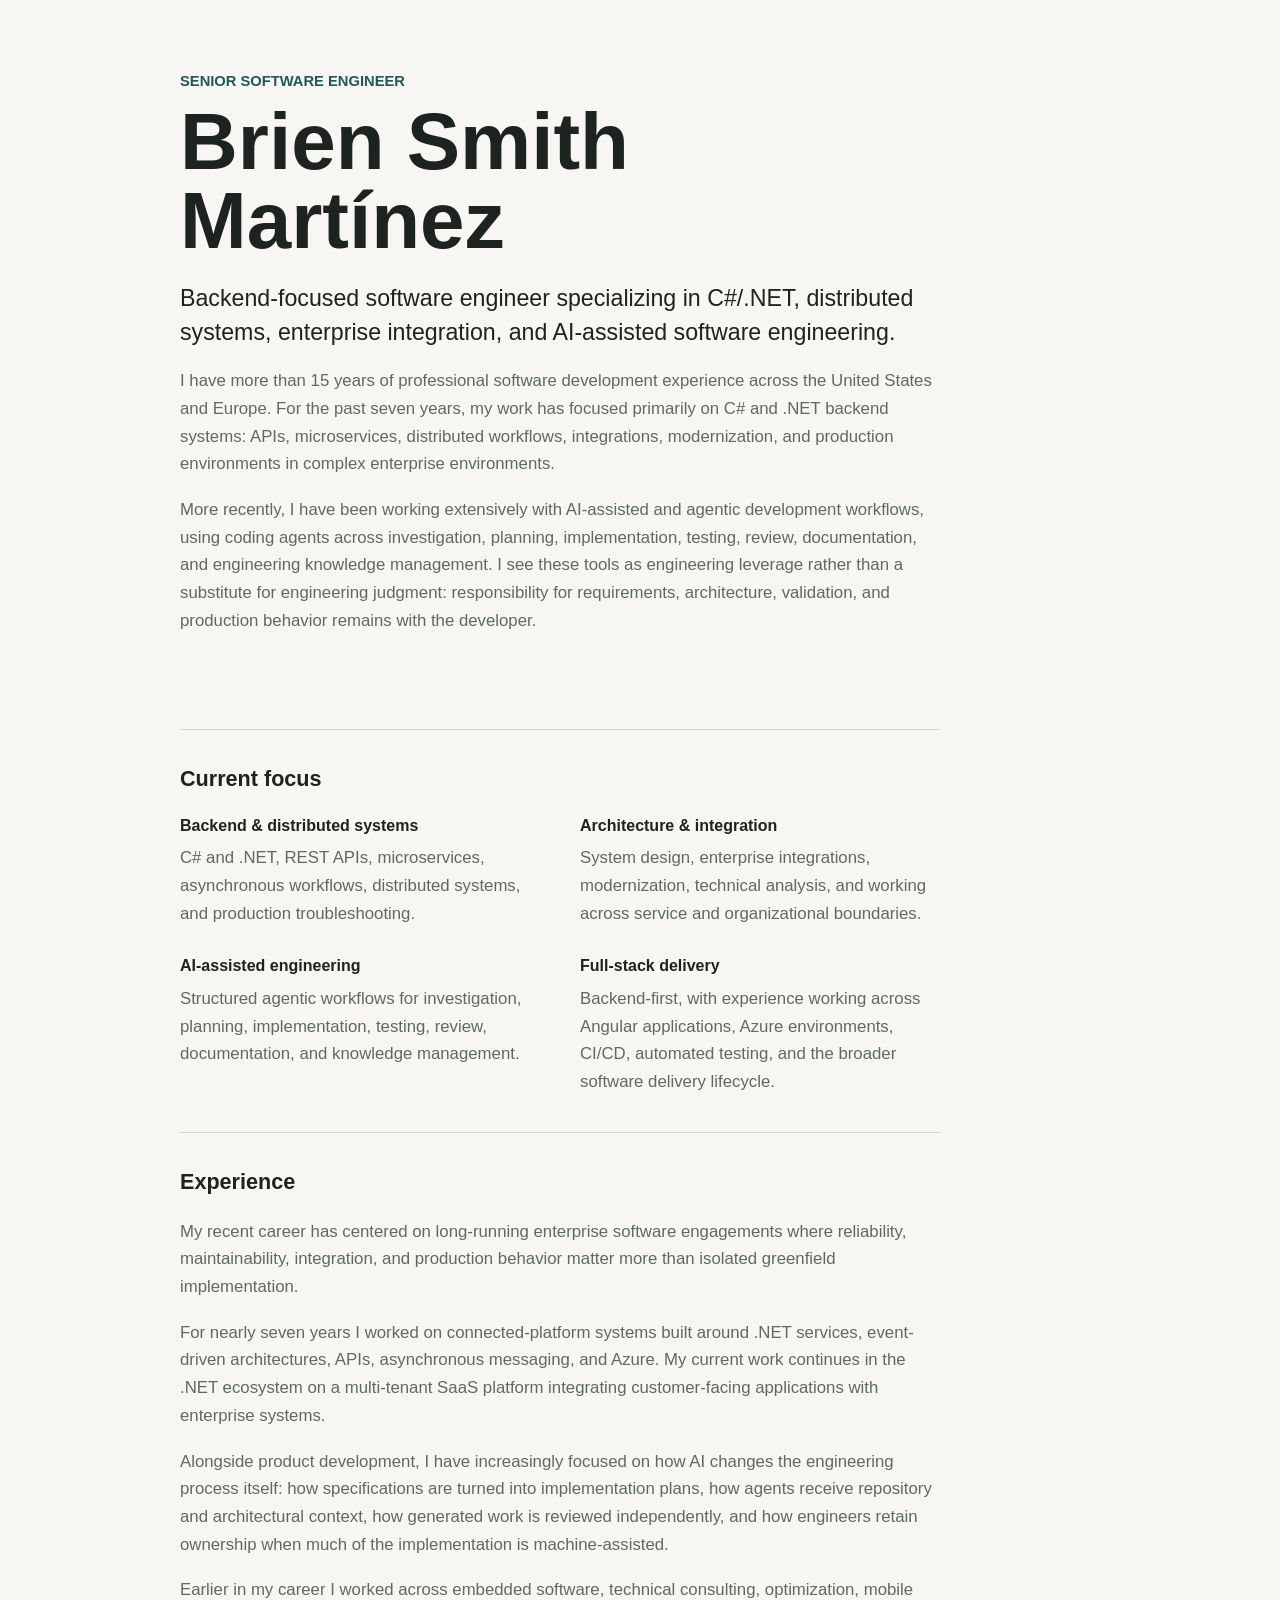
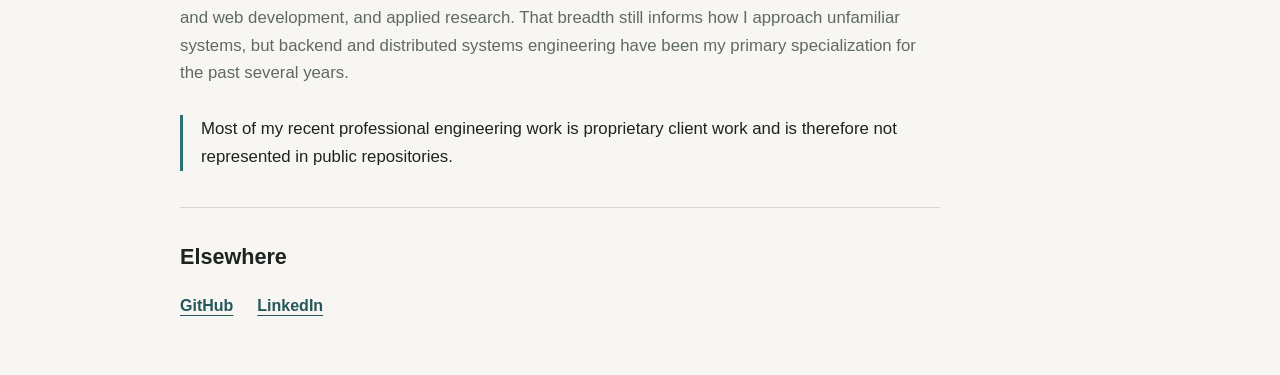
<file: public_html/index.html>
<!doctype html>
<html lang="en">
<head>
  <meta charset="utf-8">
  <meta name="viewport" content="width=device-width, initial-scale=1">
  <meta name="description" content="Brien Smith Martínez is a senior .NET/backend engineer focused on distributed systems, enterprise integration, and AI-assisted software engineering.">
  <title>Brien Smith Martínez | Senior Software Engineer</title>
  <link rel="stylesheet" href="css/style.css">
</head>
<body>
  <main class="page">
    <header class="hero" aria-labelledby="page-title">
      <p class="eyebrow">Senior Software Engineer</p>
      <h1 id="page-title">Brien Smith Martínez</h1>
      <p class="lede">Backend-focused software engineer specializing in C#/.NET, distributed systems, enterprise integration, and AI-assisted software engineering.</p>
      <p>I have more than 15 years of professional software development experience across the United States and Europe. For the past seven years, my work has focused primarily on C# and .NET backend systems: APIs, microservices, distributed workflows, integrations, modernization, and production environments in complex enterprise environments.</p>
      <p>More recently, I have been working extensively with AI-assisted and agentic development workflows, using coding agents across investigation, planning, implementation, testing, review, documentation, and engineering knowledge management. I see these tools as engineering leverage rather than a substitute for engineering judgment: responsibility for requirements, architecture, validation, and production behavior remains with the developer.</p>
    </header>

    <section class="section" aria-labelledby="focus-title">
      <h2 id="focus-title">Current focus</h2>
      <div class="focus-list">
        <article>
          <h3>Backend &amp; distributed systems</h3>
          <p>C# and .NET, REST APIs, microservices, asynchronous workflows, distributed systems, and production troubleshooting.</p>
        </article>
        <article>
          <h3>Architecture &amp; integration</h3>
          <p>System design, enterprise integrations, modernization, technical analysis, and working across service and organizational boundaries.</p>
        </article>
        <article>
          <h3>AI-assisted engineering</h3>
          <p>Structured agentic workflows for investigation, planning, implementation, testing, review, documentation, and knowledge management.</p>
        </article>
        <article>
          <h3>Full-stack delivery</h3>
          <p>Backend-first, with experience working across Angular applications, Azure environments, CI/CD, automated testing, and the broader software delivery lifecycle.</p>
        </article>
      </div>
    </section>

    <section class="section" aria-labelledby="experience-title">
      <h2 id="experience-title">Experience</h2>
      <p>My recent career has centered on long-running enterprise software engagements where reliability, maintainability, integration, and production behavior matter more than isolated greenfield implementation.</p>
      <p>For nearly seven years I worked on connected-platform systems built around .NET services, event-driven architectures, APIs, asynchronous messaging, and Azure. My current work continues in the .NET ecosystem on a multi-tenant SaaS platform integrating customer-facing applications with enterprise systems.</p>
      <p>Alongside product development, I have increasingly focused on how AI changes the engineering process itself: how specifications are turned into implementation plans, how agents receive repository and architectural context, how generated work is reviewed independently, and how engineers retain ownership when much of the implementation is machine-assisted.</p>
      <p>Earlier in my career I worked across embedded software, technical consulting, optimization, mobile and web development, and applied research. That breadth still informs how I approach unfamiliar systems, but backend and distributed systems engineering have been my primary specialization for the past several years.</p>
      <p class="note">Most of my recent professional engineering work is proprietary client work and is therefore not represented in public repositories.</p>
    </section>

    <footer class="section contact" aria-labelledby="elsewhere-title">
      <h2 id="elsewhere-title">Elsewhere</h2>
      <ul>
        <li><a href="https://github.com/brien">GitHub</a></li>
        <li><a href="https://www.linkedin.com/in/bsmithmartinez">LinkedIn</a></li>
      </ul>
    </footer>
  </main>
</body>
</html>
</file>
<file: public_html/css/style.css>
:root {
  color-scheme: light;
  --bg: #f7f6f2;
  --text: #1d2320;
  --muted: #5f6964;
  --rule: #d8d5cc;
  --accent: #2f6f73;
  --accent-dark: #24575a;
}

* {
  box-sizing: border-box;
}

html {
  font-size: 100%;
}

body {
  margin: 0;
  background: var(--bg);
  color: var(--text);
  font-family: -apple-system, BlinkMacSystemFont, "Segoe UI", Roboto, Helvetica, Arial, sans-serif;
  line-height: 1.65;
  text-rendering: optimizeLegibility;
}

.page {
  width: min(100% - 40px, 920px);
  margin: 0 auto;
  padding: 72px 0 56px;
}

.hero,
.section {
  max-width: 760px;
}

.hero {
  padding-bottom: 40px;
}

.section {
  border-top: 1px solid var(--rule);
  padding: 36px 0 0;
  margin-top: 36px;
}

.eyebrow {
  margin: 0 0 12px;
  color: var(--accent-dark);
  font-size: 0.92rem;
  font-weight: 700;
  letter-spacing: 0;
  line-height: 1.3;
  text-transform: uppercase;
}

h1,
h2,
h3,
p {
  margin-top: 0;
}

h1 {
  margin-bottom: 22px;
  font-size: 5rem;
  font-weight: 760;
  line-height: 0.98;
}

h2 {
  margin-bottom: 22px;
  font-size: 1.35rem;
  line-height: 1.25;
}

h3 {
  margin-bottom: 8px;
  font-size: 1rem;
  line-height: 1.35;
}

p {
  margin-bottom: 18px;
  color: var(--muted);
  font-size: 1.05rem;
}

.lede {
  color: var(--text);
  font-size: 1.45rem;
  line-height: 1.45;
}

.focus-list {
  display: grid;
  grid-template-columns: repeat(2, minmax(0, 1fr));
  gap: 28px 40px;
}

.focus-list article {
  min-width: 0;
}

.focus-list p {
  margin-bottom: 0;
}

.note {
  margin-top: 28px;
  padding-left: 18px;
  border-left: 3px solid var(--accent);
  color: var(--text);
}

.contact ul {
  display: flex;
  flex-wrap: wrap;
  gap: 12px 24px;
  margin: 0;
  padding: 0;
  list-style: none;
}

.contact a {
  color: var(--accent-dark);
  font-weight: 700;
  text-underline-offset: 0.22em;
}

.contact a:hover,
.contact a:focus-visible {
  color: var(--text);
}

@media (max-width: 700px) {
  .page {
    width: min(100% - 32px, 920px);
    padding-top: 44px;
  }

  h1 {
    font-size: 3rem;
    line-height: 1.05;
  }

  .lede {
    font-size: 1.25rem;
  }

  .hero {
    padding-bottom: 28px;
  }

  .section {
    padding-top: 28px;
    margin-top: 28px;
  }

  .focus-list {
    grid-template-columns: 1fr;
    gap: 22px;
  }
}
</file>
